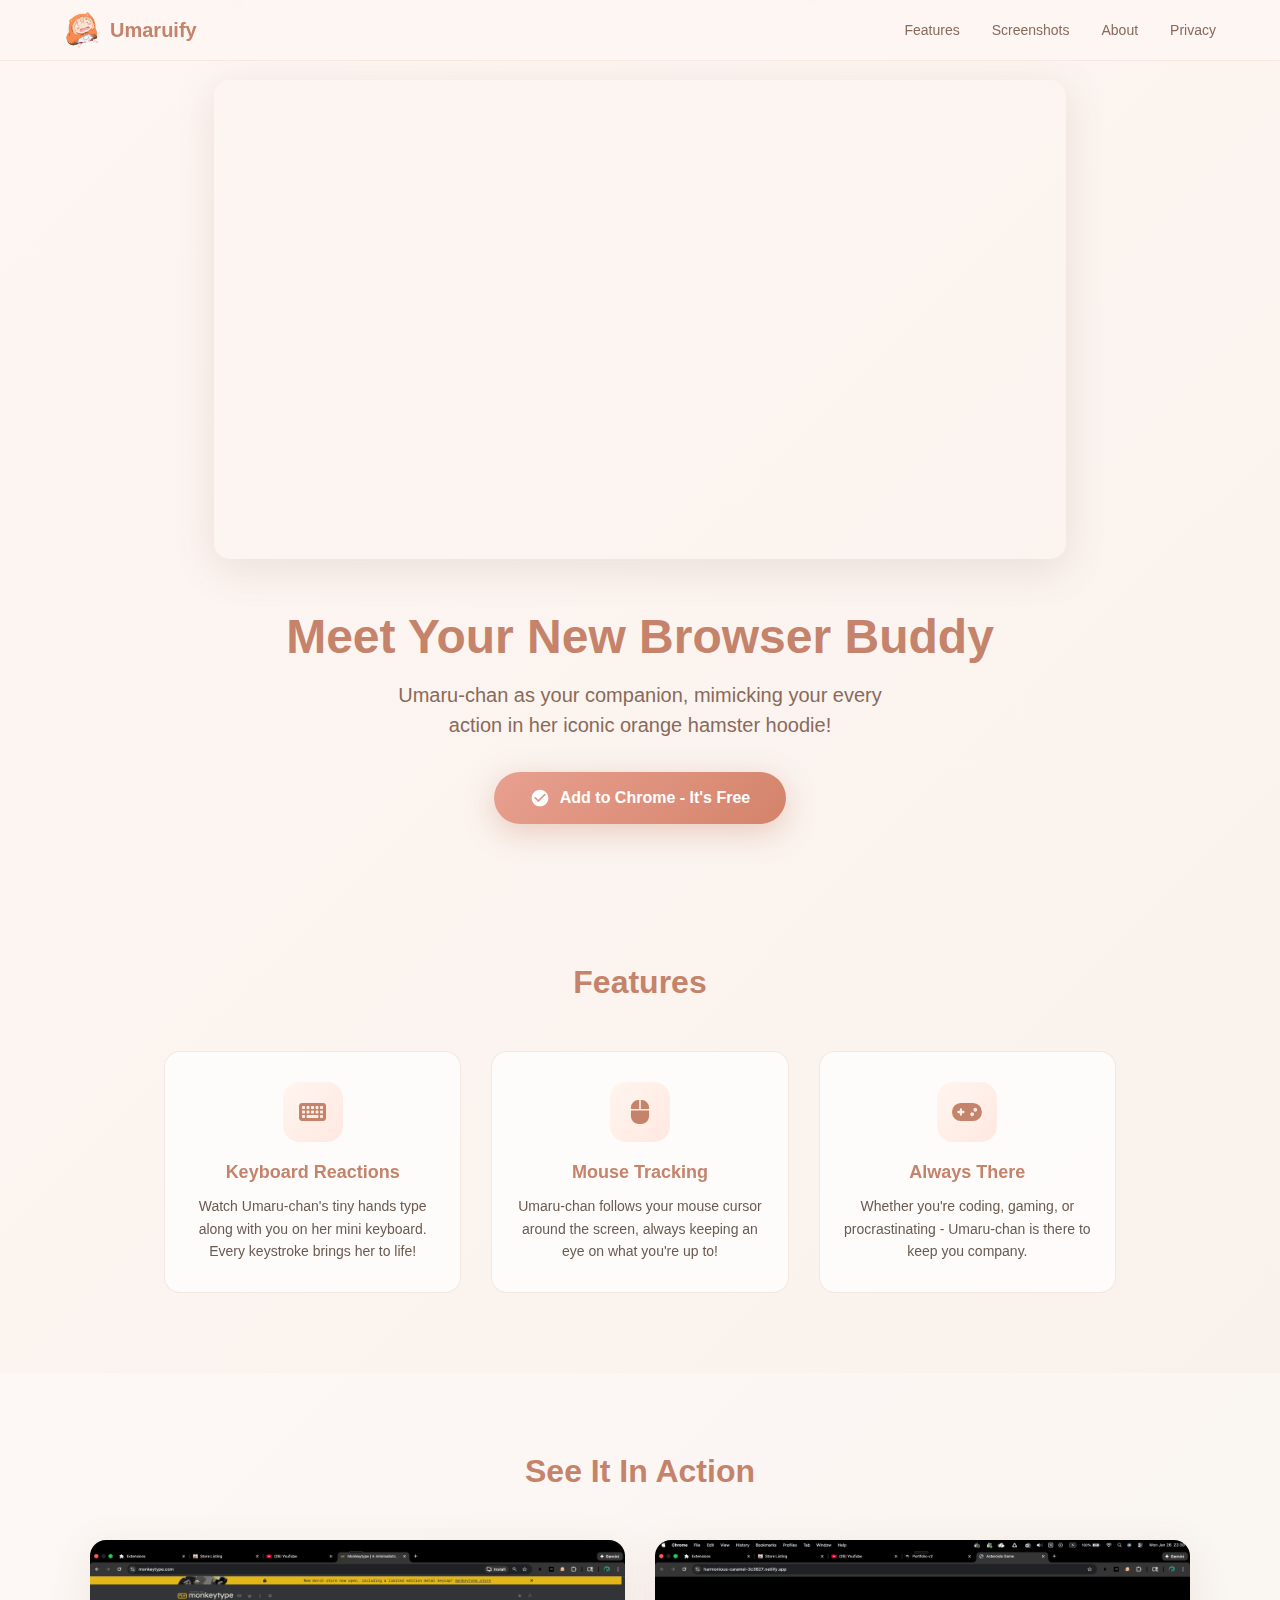
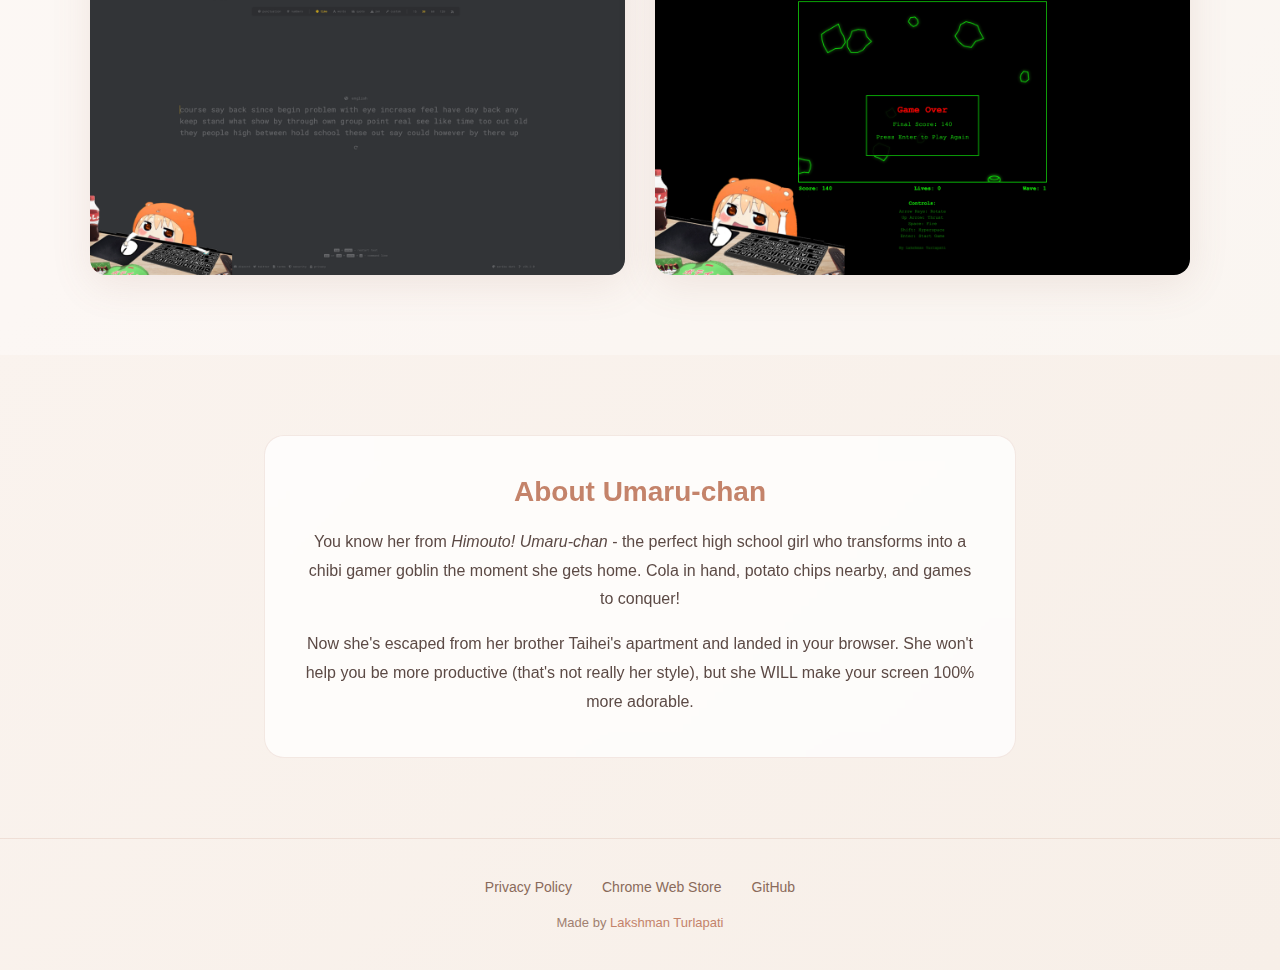
<file: Extras/index.html>
<!DOCTYPE html>
<html lang="en">
<head>
  <meta charset="UTF-8">
  <meta name="viewport" content="width=device-width, initial-scale=1.0">
  <title>Umaruify - Your Adorable Browser Companion</title>
  <meta name="description" content="Umaru-chan as your companion, mimicking your every action. A fun Chrome extension featuring everyone's favorite chibi gamer.">
  <link rel="icon" type="image/png" href="icon.png">
  <link rel="stylesheet" href="https://cdnjs.cloudflare.com/ajax/libs/font-awesome/6.5.1/css/all.min.css">
  <style>
    * {
      margin: 0;
      padding: 0;
      box-sizing: border-box;
    }

    html {
      scroll-behavior: smooth;
    }

    body {
      font-family: -apple-system, BlinkMacSystemFont, 'Segoe UI', Roboto, Oxygen, Ubuntu, Cantarell, sans-serif;
      background: linear-gradient(135deg, #fdf6f3 0%, #faf3ee 50%, #f7efe8 100%);
      min-height: 100vh;
      color: #5c4a5a;
      overflow-x: hidden;
      position: relative;
    }

    /* Petals */
    .petals-container {
      position: fixed;
      top: 0;
      left: 0;
      width: 100%;
      height: 100%;
      pointer-events: none;
      overflow: hidden;
      z-index: 50;
    }

    .petal {
      position: absolute;
      width: 12px;
      height: 12px;
      background: radial-gradient(ellipse at center, #ffd4cc 0%, #ffb8ad 50%, #ffa399 100%);
      border-radius: 50% 0 50% 50%;
      opacity: 0.45;
      transform-origin: center center;
    }

    .petal:nth-child(1) { left: 3%; animation: fall-sway-left 14s linear infinite; animation-delay: 0s; }
    .petal:nth-child(2) { left: 10%; animation: fall-sway-right 18s linear infinite; animation-delay: 2s; width: 8px; height: 8px; }
    .petal:nth-child(3) { left: 18%; animation: fall-sway-left 12s linear infinite; animation-delay: 5s; width: 14px; height: 14px; }
    .petal:nth-child(4) { left: 25%; animation: fall-sway-right 16s linear infinite; animation-delay: 1s; width: 10px; height: 10px; }
    .petal:nth-child(5) { left: 33%; animation: fall-sway-left 15s linear infinite; animation-delay: 3s; }
    .petal:nth-child(6) { left: 40%; animation: fall-sway-right 20s linear infinite; animation-delay: 7s; width: 9px; height: 9px; }
    .petal:nth-child(7) { left: 48%; animation: fall-sway-left 13s linear infinite; animation-delay: 4s; width: 11px; height: 11px; }
    .petal:nth-child(8) { left: 55%; animation: fall-sway-right 17s linear infinite; animation-delay: 6s; }
    .petal:nth-child(9) { left: 63%; animation: fall-sway-left 14s linear infinite; animation-delay: 2.5s; width: 13px; height: 13px; }
    .petal:nth-child(10) { left: 70%; animation: fall-sway-right 19s linear infinite; animation-delay: 8s; width: 8px; height: 8px; }
    .petal:nth-child(11) { left: 78%; animation: fall-sway-left 16s linear infinite; animation-delay: 1.5s; }
    .petal:nth-child(12) { left: 85%; animation: fall-sway-right 15s linear infinite; animation-delay: 4.5s; width: 10px; height: 10px; }
    .petal:nth-child(13) { left: 92%; animation: fall-sway-left 18s linear infinite; animation-delay: 3.5s; width: 12px; height: 12px; }
    .petal:nth-child(14) { left: 97%; animation: fall-sway-right 14s linear infinite; animation-delay: 9s; width: 9px; height: 9px; }

    @keyframes fall-sway-left {
      0% { top: -20px; transform: rotate(0deg) translateX(0px); opacity: 0; }
      10% { opacity: 0.45; }
      25% { transform: rotate(90deg) translateX(-30px); }
      50% { transform: rotate(180deg) translateX(20px); }
      75% { transform: rotate(270deg) translateX(-35px); }
      90% { opacity: 0.45; }
      100% { top: 100vh; transform: rotate(360deg) translateX(15px); opacity: 0; }
    }

    @keyframes fall-sway-right {
      0% { top: -20px; transform: rotate(0deg) translateX(0px); opacity: 0; }
      10% { opacity: 0.45; }
      25% { transform: rotate(-90deg) translateX(30px); }
      50% { transform: rotate(-180deg) translateX(-20px); }
      75% { transform: rotate(-270deg) translateX(35px); }
      90% { opacity: 0.45; }
      100% { top: 100vh; transform: rotate(-360deg) translateX(-15px); opacity: 0; }
    }

    /* Navigation */
    nav {
      position: fixed;
      top: 0;
      left: 0;
      right: 0;
      z-index: 100;
      background: rgba(253, 246, 243, 0.9);
      backdrop-filter: blur(10px);
      border-bottom: 1px solid rgba(200, 150, 130, 0.15);
      padding: 12px 0;
    }

    .nav-container {
      max-width: 1200px;
      margin: 0 auto;
      padding: 0 24px;
      display: flex;
      justify-content: space-between;
      align-items: center;
    }

    .nav-logo {
      display: flex;
      align-items: center;
      gap: 10px;
      text-decoration: none;
      color: #c4836a;
      font-weight: 700;
      font-size: 20px;
    }

    .nav-logo img {
      width: 36px;
      height: 36px;
      border-radius: 8px;
    }

    .nav-links {
      display: flex;
      gap: 32px;
      list-style: none;
    }

    .nav-links a {
      text-decoration: none;
      color: #8a6a5a;
      font-size: 14px;
      font-weight: 500;
      transition: color 0.2s;
    }

    .nav-links a:hover {
      color: #c4836a;
    }

    /* Main content */
    main {
      position: relative;
      z-index: 1;
      padding-top: 60px;
    }

    /* Hero Section */
    .hero {
      text-align: center;
    }

    .hero-banner {
      width: 100%;
      position: relative;
      padding: 20px 24px 0;
      max-width: 900px;
      margin: 0 auto;
    }

    .hero-banner .video-wrapper {
      position: relative;
      padding-bottom: 56.25%;
      height: 0;
      overflow: hidden;
      border-radius: 16px;
      box-shadow: 0 10px 40px rgba(150, 100, 80, 0.15);
    }

    .hero-banner .video-wrapper iframe {
      position: absolute;
      top: 0;
      left: 0;
      width: 100%;
      height: 100%;
      border: none;
      border-radius: 16px;
    }

    .hero-content {
      padding: 50px 24px 60px;
    }

    .hero h1 {
      font-size: 48px;
      color: #c4836a;
      margin-bottom: 16px;
    }

    .hero .tagline {
      font-size: 20px;
      color: #8a6a5a;
      margin-bottom: 32px;
      max-width: 520px;
      margin-left: auto;
      margin-right: auto;
      line-height: 1.5;
    }

    .cta-button {
      display: inline-flex;
      align-items: center;
      gap: 10px;
      background: linear-gradient(135deg, #e8a090 0%, #d4836a 100%);
      color: white;
      text-decoration: none;
      padding: 16px 36px;
      border-radius: 50px;
      font-size: 16px;
      font-weight: 600;
      box-shadow: 0 8px 30px rgba(200, 130, 100, 0.35);
      transition: transform 0.2s, box-shadow 0.2s;
    }

    .cta-button:hover {
      transform: translateY(-2px);
      box-shadow: 0 12px 40px rgba(200, 130, 100, 0.45);
    }

    .cta-button svg {
      width: 20px;
      height: 20px;
    }

    /* Features Section */
    .features {
      padding: 80px 24px;
      max-width: 1000px;
      margin: 0 auto;
    }

    .section-title {
      text-align: center;
      font-size: 32px;
      color: #c4836a;
      margin-bottom: 50px;
    }

    .features-grid {
      display: grid;
      grid-template-columns: repeat(3, 1fr);
      gap: 30px;
    }

    .feature-card {
      background: rgba(255, 255, 255, 0.7);
      backdrop-filter: blur(10px);
      border-radius: 16px;
      padding: 30px 24px;
      text-align: center;
      border: 1px solid rgba(200, 150, 130, 0.2);
      transition: transform 0.2s, box-shadow 0.2s;
    }

    .feature-card:hover {
      transform: translateY(-5px);
      box-shadow: 0 15px 40px rgba(200, 130, 100, 0.12);
    }

    .feature-icon {
      width: 60px;
      height: 60px;
      background: linear-gradient(135deg, #fff5f0 0%, #ffe8e0 100%);
      border-radius: 16px;
      display: flex;
      align-items: center;
      justify-content: center;
      margin: 0 auto 20px;
      font-size: 24px;
      color: #c4836a;
    }

    .feature-card h3 {
      color: #c4836a;
      font-size: 18px;
      margin-bottom: 12px;
    }

    .feature-card p {
      color: #6b5a50;
      font-size: 14px;
      line-height: 1.6;
    }

    /* Screenshots Section */
    .screenshots {
      padding: 80px 24px;
      background: rgba(255, 255, 255, 0.35);
    }

    .screenshots-container {
      max-width: 1100px;
      margin: 0 auto;
    }

    .screenshots-grid {
      display: grid;
      grid-template-columns: repeat(2, 1fr);
      gap: 30px;
    }

    .screenshot-card {
      border-radius: 16px;
      overflow: hidden;
      box-shadow: 0 10px 40px rgba(150, 100, 80, 0.12);
      transition: transform 0.3s, box-shadow 0.3s;
    }

    .screenshot-card:hover {
      transform: scale(1.02);
      box-shadow: 0 20px 50px rgba(150, 100, 80, 0.18);
    }

    .screenshot-card img {
      width: 100%;
      height: auto;
      display: block;
    }

    /* About Section */
    .about {
      padding: 80px 24px;
      max-width: 800px;
      margin: 0 auto;
      text-align: center;
    }

    .about-card {
      background: rgba(255, 255, 255, 0.75);
      backdrop-filter: blur(10px);
      border-radius: 20px;
      padding: 40px;
      border: 1px solid rgba(200, 150, 130, 0.2);
    }

    .about h2 {
      color: #c4836a;
      font-size: 28px;
      margin-bottom: 20px;
    }

    .about p {
      color: #5c4a45;
      font-size: 16px;
      line-height: 1.8;
      margin-bottom: 16px;
    }

    .about p:last-of-type {
      margin-bottom: 0;
    }

    /* Footer */
    footer {
      padding: 40px 24px;
      text-align: center;
      border-top: 1px solid rgba(200, 150, 130, 0.2);
    }

    .footer-links {
      display: flex;
      justify-content: center;
      gap: 30px;
      margin-bottom: 20px;
    }

    .footer-links a {
      color: #8a6a5a;
      text-decoration: none;
      font-size: 14px;
      transition: color 0.2s;
    }

    .footer-links a:hover {
      color: #c4836a;
    }

    .footer-credit {
      color: #a08070;
      font-size: 13px;
    }

    /* Responsive */
    @media (max-width: 900px) {
      .features-grid {
        grid-template-columns: repeat(2, 1fr);
      }

      .hero h1 {
        font-size: 36px;
      }

      .hero .tagline {
        font-size: 18px;
      }
    }

    @media (max-width: 768px) {
      .nav-links {
        display: none;
      }

      .hero-content {
        padding: 40px 20px 50px;
      }

      .hero h1 {
        font-size: 30px;
      }

      .hero .tagline {
        font-size: 16px;
      }

      .cta-button {
        padding: 14px 28px;
        font-size: 15px;
      }

      .section-title {
        font-size: 26px;
        margin-bottom: 35px;
      }

      .features {
        padding: 50px 20px;
      }

      .features-grid {
        grid-template-columns: 1fr;
        gap: 20px;
      }

      .screenshots {
        padding: 50px 20px;
      }

      .screenshots-grid {
        grid-template-columns: 1fr;
        gap: 20px;
      }

      .about {
        padding: 50px 20px;
      }

      .about-card {
        padding: 30px 24px;
      }

      .about h2 {
        font-size: 24px;
      }

      .about p {
        font-size: 15px;
      }

      .footer-links {
        flex-direction: column;
        gap: 16px;
      }

      .petal {
        opacity: 0.3;
      }
    }

    @media (max-width: 480px) {
      .nav-container {
        padding: 0 16px;
      }

      .nav-logo {
        font-size: 18px;
      }

      .nav-logo img {
        width: 30px;
        height: 30px;
      }

      .hero h1 {
        font-size: 26px;
      }

      .hero .tagline {
        font-size: 15px;
      }

      .feature-card {
        padding: 24px 20px;
      }

      .feature-icon {
        width: 50px;
        height: 50px;
        font-size: 24px;
      }

      .feature-card h3 {
        font-size: 16px;
      }
    }
  </style>
</head>
<body>
  <!-- Floating petals -->
  <div class="petals-container">
    <div class="petal"></div>
    <div class="petal"></div>
    <div class="petal"></div>
    <div class="petal"></div>
    <div class="petal"></div>
    <div class="petal"></div>
    <div class="petal"></div>
    <div class="petal"></div>
    <div class="petal"></div>
    <div class="petal"></div>
    <div class="petal"></div>
    <div class="petal"></div>
    <div class="petal"></div>
    <div class="petal"></div>
  </div>

  <!-- Navigation -->
  <nav>
    <div class="nav-container">
      <a href="#" class="nav-logo">
        <img src="icon.png" alt="Umaruify">
        <span>Umaruify</span>
      </a>
      <ul class="nav-links">
        <li><a href="#features">Features</a></li>
        <li><a href="#screenshots">Screenshots</a></li>
        <li><a href="#about">About</a></li>
        <li><a href="privacy-policy.html">Privacy</a></li>
      </ul>
    </div>
  </nav>

  <main>
    <!-- Hero Section -->
    <section class="hero">
      <div class="hero-banner">
        <div class="video-wrapper">
          <iframe
            src="https://www.youtube.com/embed/WtwWP2oQzw0?autoplay=1&mute=1"
            title="Umaruify Demo"
            allow="accelerometer; autoplay; clipboard-write; encrypted-media; gyroscope; picture-in-picture; web-share"
            allowfullscreen>
          </iframe>
        </div>
      </div>
      <div class="hero-content">
        <h1>Meet Your New Browser Buddy</h1>
        <p class="tagline">Umaru-chan as your companion, mimicking your every action in her iconic orange hamster hoodie!</p>
        <a href="https://chromewebstore.google.com/detail/umaruify/jicgakgfdpkafkpbgfialgembkmhapfo" class="cta-button">
          <svg viewBox="0 0 24 24" fill="currentColor">
            <path d="M12 2C6.48 2 2 6.48 2 12s4.48 10 10 10 10-4.48 10-10S17.52 2 12 2zm-2 15l-5-5 1.41-1.41L10 14.17l7.59-7.59L19 8l-9 9z"/>
          </svg>
          Add to Chrome - It's Free
        </a>
      </div>
    </section>

    <!-- Features Section -->
    <section class="features" id="features">
      <h2 class="section-title">Features</h2>
      <div class="features-grid">
        <div class="feature-card">
          <div class="feature-icon"><i class="fa-solid fa-keyboard"></i></div>
          <h3>Keyboard Reactions</h3>
          <p>Watch Umaru-chan's tiny hands type along with you on her mini keyboard. Every keystroke brings her to life!</p>
        </div>
        <div class="feature-card">
          <div class="feature-icon"><i class="fa-solid fa-computer-mouse"></i></div>
          <h3>Mouse Tracking</h3>
          <p>Umaru-chan follows your mouse cursor around the screen, always keeping an eye on what you're up to!</p>
        </div>
        <div class="feature-card">
          <div class="feature-icon"><i class="fa-solid fa-gamepad"></i></div>
          <h3>Always There</h3>
          <p>Whether you're coding, gaming, or procrastinating - Umaru-chan is there to keep you company.</p>
        </div>
      </div>
    </section>

    <!-- Screenshots Section -->
    <section class="screenshots" id="screenshots">
      <div class="screenshots-container">
        <h2 class="section-title">See It In Action</h2>
        <div class="screenshots-grid">
          <div class="screenshot-card">
            <img src="Screenshot 2026-01-26 at 22.29.09.png" alt="Umaruify on MonkeyType">
          </div>
          <div class="screenshot-card">
            <img src="Screenshot 2026-01-26 at 22.30.28.png" alt="Umaruify on Games">
          </div>
        </div>
      </div>
    </section>

    <!-- About Section -->
    <section class="about" id="about">
      <div class="about-card">
        <h2>About Umaru-chan</h2>
        <p>You know her from <em>Himouto! Umaru-chan</em> - the perfect high school girl who transforms into a chibi gamer goblin the moment she gets home. Cola in hand, potato chips nearby, and games to conquer!</p>
        <p>Now she's escaped from her brother Taihei's apartment and landed in your browser. She won't help you be more productive (that's not really her style), but she WILL make your screen 100% more adorable.</p>
      </div>
    </section>
  </main>

  <!-- Footer -->
  <footer>
    <div class="footer-links">
      <a href="privacy-policy.html">Privacy Policy</a>
      <a href="https://chromewebstore.google.com/detail/umaruify/jicgakgfdpkafkpbgfialgembkmhapfo">Chrome Web Store</a>
      <a href="https://github.com/LakshmanTurlapati/Umaruify">GitHub</a>
    </div>
    <p class="footer-credit">Made by <a href="https://www.parzival.live" style="color: #c4836a; text-decoration: none;">Lakshman Turlapati</a></p>
  </footer>
</body>
</html>
</file>
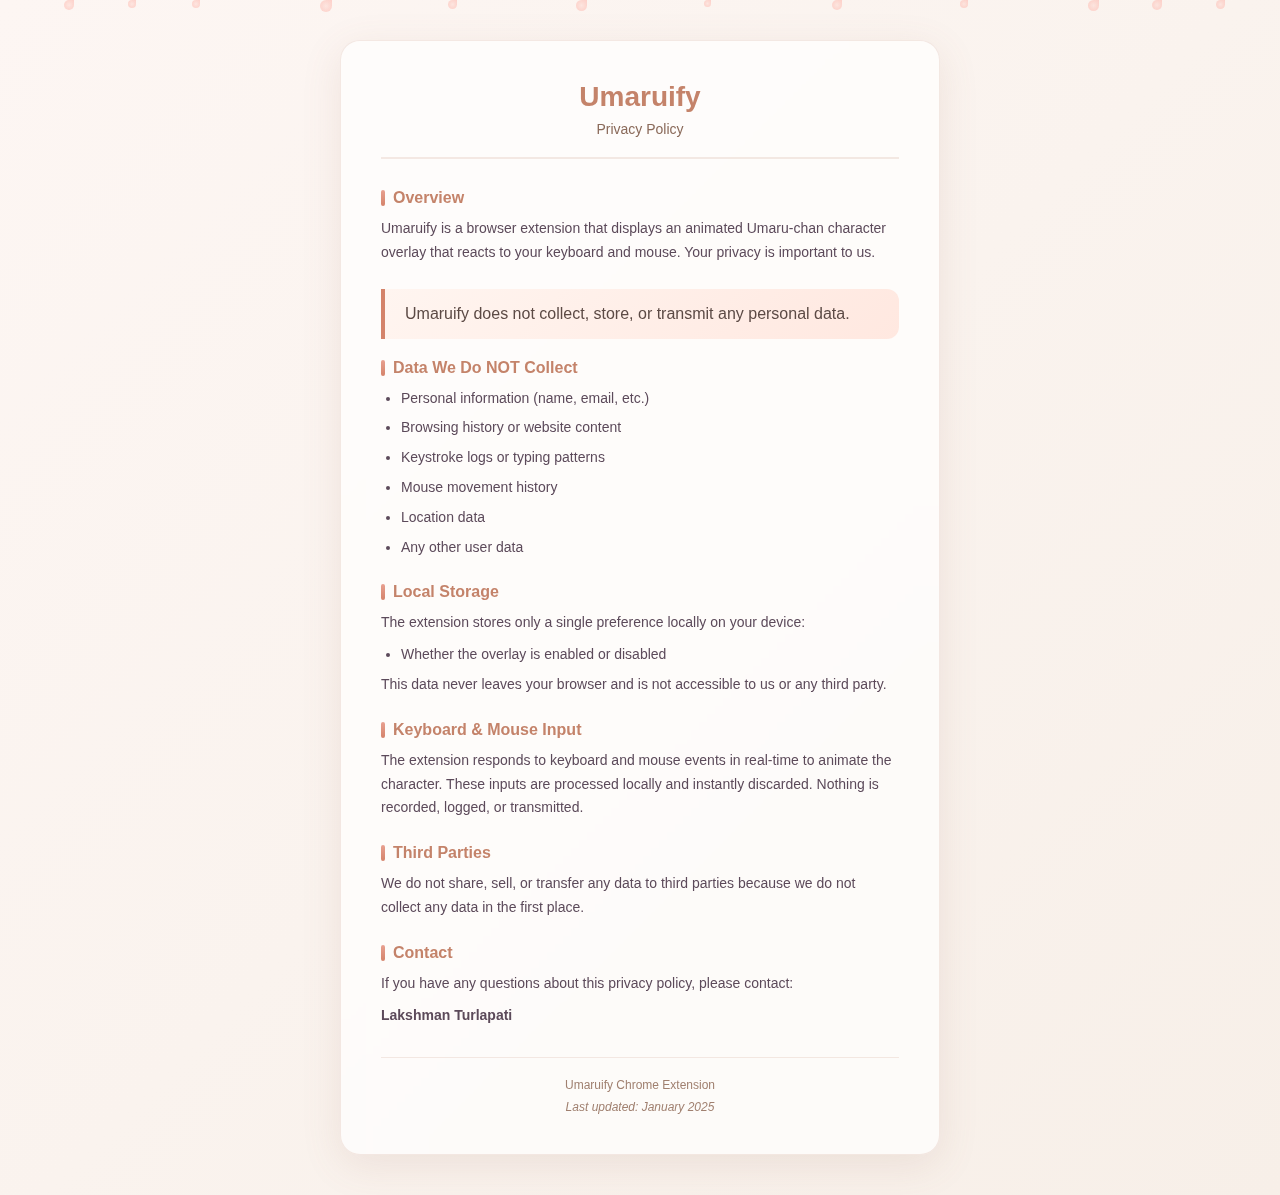
<file: Extras/privacy-policy.html>
<!DOCTYPE html>
<html lang="en">
<head>
  <meta charset="UTF-8">
  <meta name="viewport" content="width=device-width, initial-scale=1.0">
  <title>Umaruify - Privacy Policy</title>
  <style>
    * {
      margin: 0;
      padding: 0;
      box-sizing: border-box;
    }

    body {
      font-family: -apple-system, BlinkMacSystemFont, 'Segoe UI', Roboto, Oxygen, Ubuntu, Cantarell, sans-serif;
      background: linear-gradient(135deg, #fdf6f3 0%, #faf3ee 50%, #f7efe8 100%);
      min-height: 100vh;
      display: flex;
      justify-content: center;
      align-items: center;
      padding: 40px 20px;
      overflow-x: hidden;
      position: relative;
    }

    /* Petals container */
    .petals-container {
      position: fixed;
      top: 0;
      left: 0;
      width: 100%;
      height: 100%;
      pointer-events: none;
      overflow: hidden;
      z-index: 50;
    }

    /* Individual petal */
    .petal {
      position: absolute;
      width: 12px;
      height: 12px;
      background: radial-gradient(ellipse at center, #ffd4cc 0%, #ffb8ad 50%, #ffa399 100%);
      border-radius: 50% 0 50% 50%;
      opacity: 0.45;
      transform-origin: center center;
    }

    .petal:nth-child(1) { left: 5%; animation: fall-sway-left 12s linear infinite; animation-delay: 0s; width: 10px; height: 10px; }
    .petal:nth-child(2) { left: 15%; animation: fall-sway-right 15s linear infinite; animation-delay: 2s; width: 8px; height: 8px; }
    .petal:nth-child(3) { left: 25%; animation: fall-sway-left 11s linear infinite; animation-delay: 4s; width: 12px; height: 12px; }
    .petal:nth-child(4) { left: 35%; animation: fall-sway-right 14s linear infinite; animation-delay: 1s; width: 9px; height: 9px; }
    .petal:nth-child(5) { left: 45%; animation: fall-sway-left 13s linear infinite; animation-delay: 3s; width: 11px; height: 11px; }
    .petal:nth-child(6) { left: 55%; animation: fall-sway-right 16s linear infinite; animation-delay: 5s; width: 7px; height: 7px; }
    .petal:nth-child(7) { left: 65%; animation: fall-sway-left 14s linear infinite; animation-delay: 6s; width: 10px; height: 10px; }
    .petal:nth-child(8) { left: 75%; animation: fall-sway-right 12s linear infinite; animation-delay: 2.5s; width: 8px; height: 8px; }
    .petal:nth-child(9) { left: 85%; animation: fall-sway-left 15s linear infinite; animation-delay: 1.5s; width: 11px; height: 11px; }
    .petal:nth-child(10) { left: 95%; animation: fall-sway-right 13s linear infinite; animation-delay: 4.5s; width: 9px; height: 9px; }
    .petal:nth-child(11) { left: 10%; animation: fall-sway-right 11s linear infinite; animation-delay: 7s; width: 8px; height: 8px; }
    .petal:nth-child(12) { left: 90%; animation: fall-sway-left 14s linear infinite; animation-delay: 3.5s; width: 10px; height: 10px; }

    @keyframes fall-sway-left {
      0% {
        top: -20px;
        transform: rotate(0deg) translateX(0px);
        opacity: 0;
      }
      10% {
        opacity: 0.6;
      }
      25% {
        transform: rotate(90deg) translateX(-20px);
      }
      50% {
        transform: rotate(180deg) translateX(15px);
      }
      75% {
        transform: rotate(270deg) translateX(-25px);
      }
      90% {
        opacity: 0.6;
      }
      100% {
        top: 100%;
        transform: rotate(360deg) translateX(10px);
        opacity: 0;
      }
    }

    @keyframes fall-sway-right {
      0% {
        top: -20px;
        transform: rotate(0deg) translateX(0px);
        opacity: 0;
      }
      10% {
        opacity: 0.6;
      }
      25% {
        transform: rotate(-90deg) translateX(20px);
      }
      50% {
        transform: rotate(-180deg) translateX(-15px);
      }
      75% {
        transform: rotate(-270deg) translateX(25px);
      }
      90% {
        opacity: 0.6;
      }
      100% {
        top: 100%;
        transform: rotate(-360deg) translateX(-10px);
        opacity: 0;
      }
    }

    .policy-card {
      background: rgba(255, 255, 255, 0.7);
      border-radius: 20px;
      box-shadow: 0 10px 40px rgba(150, 100, 80, 0.12);
      max-width: 600px;
      width: 100%;
      padding: 40px;
      border: 1px solid rgba(200, 150, 130, 0.2);
      position: relative;
      z-index: 1;
      backdrop-filter: blur(10px);
    }

    .header {
      text-align: center;
      margin-bottom: 30px;
      padding-bottom: 20px;
      border-bottom: 2px solid rgba(200, 150, 130, 0.2);
    }

    .header h1 {
      color: #c4836a;
      font-size: 28px;
      margin-bottom: 8px;
    }

    .header .subtitle {
      color: #8a6a5a;
      font-size: 14px;
    }

    .section {
      margin-bottom: 24px;
    }

    .section h2 {
      color: #c4836a;
      font-size: 16px;
      margin-bottom: 10px;
      display: flex;
      align-items: center;
      gap: 8px;
    }

    .section h2::before {
      content: '';
      width: 4px;
      height: 16px;
      background: linear-gradient(to bottom, #e8a090, #d4836a);
      border-radius: 2px;
      flex-shrink: 0;
    }

    .section p, .section li {
      color: #5c4a5a;
      font-size: 14px;
      line-height: 1.7;
    }

    .section ul {
      margin-left: 20px;
      margin-top: 8px;
    }

    .section li {
      margin-bottom: 6px;
    }

    .highlight-box {
      background: linear-gradient(135deg, #fff5f0 0%, #ffe8e0 100%);
      border-left: 4px solid #d4836a;
      padding: 16px 20px;
      border-radius: 0 12px 12px 0;
      margin: 20px 0;
    }

    .highlight-box p {
      color: #5c4a45;
      font-weight: 500;
    }

    .footer {
      text-align: center;
      margin-top: 30px;
      padding-top: 20px;
      border-top: 1px solid rgba(200, 150, 130, 0.2);
    }

    .footer p {
      color: #a08070;
      font-size: 12px;
    }

    .footer .date {
      margin-top: 8px;
      font-style: italic;
    }

    /* Tablet */
    @media (max-width: 768px) {
      body {
        padding: 30px 16px;
      }

      .policy-card {
        padding: 30px 24px;
        border-radius: 16px;
      }

      .header h1 {
        font-size: 24px;
      }

      .section h2 {
        font-size: 15px;
      }

      .section p, .section li {
        font-size: 13px;
      }
    }

    /* Mobile */
    @media (max-width: 480px) {
      body {
        padding: 20px 12px;
        align-items: flex-start;
      }

      .policy-card {
        padding: 24px 18px;
        border-radius: 14px;
      }

      .header {
        margin-bottom: 24px;
        padding-bottom: 16px;
      }

      .header h1 {
        font-size: 22px;
      }

      .header .subtitle {
        font-size: 13px;
      }

      .section {
        margin-bottom: 20px;
      }

      .section h2 {
        font-size: 14px;
        gap: 6px;
      }

      .section h2::before {
        width: 3px;
        height: 14px;
      }

      .section p, .section li {
        font-size: 13px;
        line-height: 1.6;
      }

      .section ul {
        margin-left: 16px;
      }

      .highlight-box {
        padding: 14px 16px;
        margin: 16px 0;
      }

      .footer {
        margin-top: 24px;
        padding-top: 16px;
      }

      .footer p {
        font-size: 11px;
      }

      /* Smaller petals on mobile */
      .petal {
        opacity: 0.4;
      }
    }
  </style>
</head>
<body>
  <!-- Floating rose petals -->
  <div class="petals-container">
    <div class="petal"></div>
    <div class="petal"></div>
    <div class="petal"></div>
    <div class="petal"></div>
    <div class="petal"></div>
    <div class="petal"></div>
    <div class="petal"></div>
    <div class="petal"></div>
    <div class="petal"></div>
    <div class="petal"></div>
    <div class="petal"></div>
    <div class="petal"></div>
  </div>

  <div class="policy-card">
    <div class="header">
      <h1>Umaruify</h1>
      <p class="subtitle">Privacy Policy</p>
    </div>

    <div class="section">
      <h2>Overview</h2>
      <p>Umaruify is a browser extension that displays an animated Umaru-chan character overlay that reacts to your keyboard and mouse. Your privacy is important to us.</p>
    </div>

    <div class="highlight-box">
      <p>Umaruify does not collect, store, or transmit any personal data.</p>
    </div>

    <div class="section">
      <h2>Data We Do NOT Collect</h2>
      <ul>
        <li>Personal information (name, email, etc.)</li>
        <li>Browsing history or website content</li>
        <li>Keystroke logs or typing patterns</li>
        <li>Mouse movement history</li>
        <li>Location data</li>
        <li>Any other user data</li>
      </ul>
    </div>

    <div class="section">
      <h2>Local Storage</h2>
      <p>The extension stores only a single preference locally on your device:</p>
      <ul>
        <li>Whether the overlay is enabled or disabled</li>
      </ul>
      <p>This data never leaves your browser and is not accessible to us or any third party.</p>
    </div>

    <div class="section">
      <h2>Keyboard & Mouse Input</h2>
      <p>The extension responds to keyboard and mouse events in real-time to animate the character. These inputs are processed locally and instantly discarded. Nothing is recorded, logged, or transmitted.</p>
    </div>

    <div class="section">
      <h2>Third Parties</h2>
      <p>We do not share, sell, or transfer any data to third parties because we do not collect any data in the first place.</p>
    </div>

    <div class="section">
      <h2>Contact</h2>
      <p>If you have any questions about this privacy policy, please contact:</p>
      <p style="margin-top: 8px;"><strong>Lakshman Turlapati</strong></p>
    </div>

    <div class="footer">
      <p>Umaruify Chrome Extension</p>
      <p class="date">Last updated: January 2025</p>
    </div>
  </div>
</body>
</html>
</file>
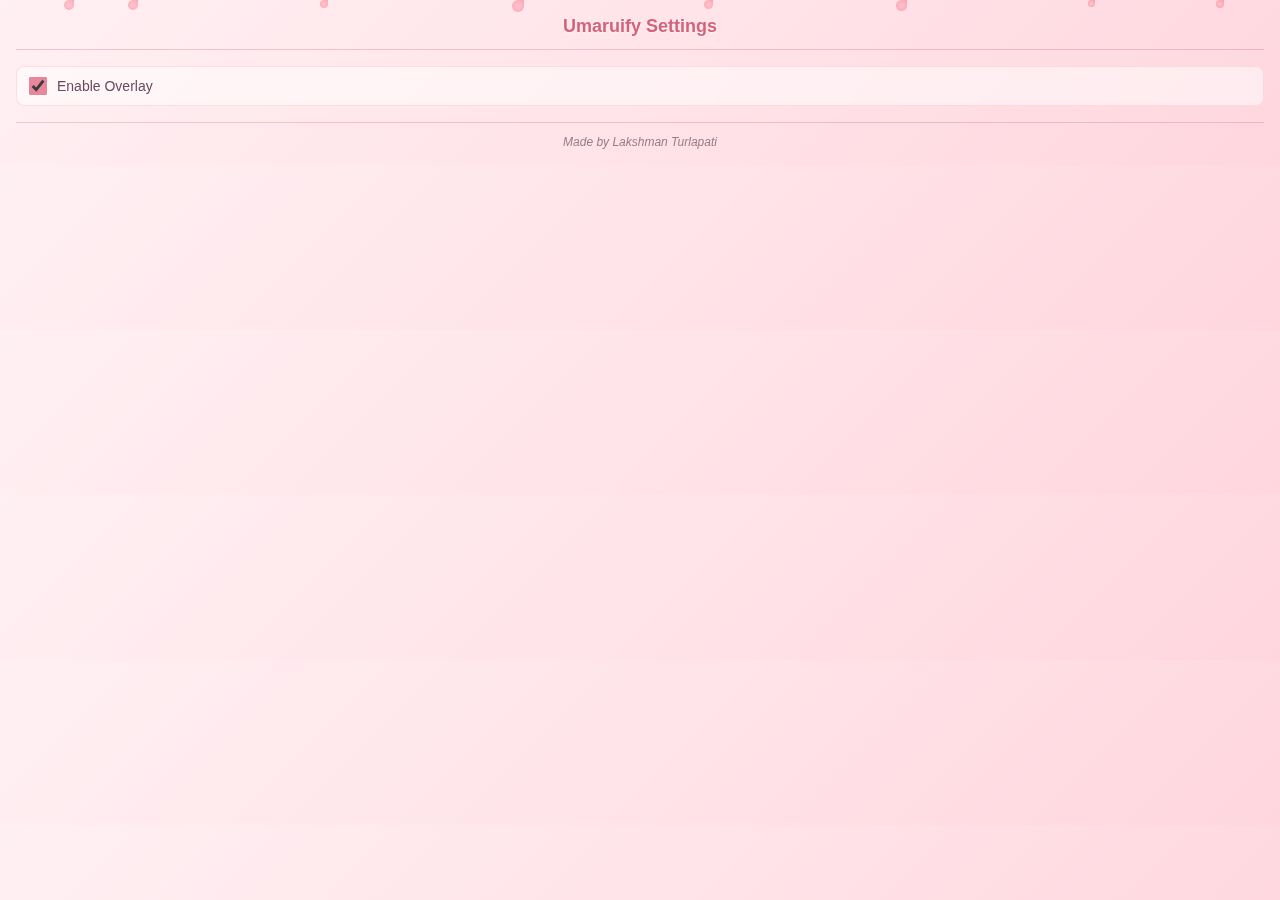
<file: umaruify-extension/popup/popup.html>
<!DOCTYPE html>
<html>
<head>
  <meta charset="UTF-8">
  <link rel="stylesheet" href="popup.css">
</head>
<body>
  <!-- Floating rose petals background -->
  <div class="petals-container">
    <div class="petal"></div>
    <div class="petal"></div>
    <div class="petal"></div>
    <div class="petal"></div>
    <div class="petal"></div>
    <div class="petal"></div>
    <div class="petal"></div>
    <div class="petal"></div>
  </div>

  <div class="popup-container">
    <h2>Umaruify Settings</h2>

    <div class="setting">
      <label>
        <input type="checkbox" id="enabled" checked>
        <span>Enable Overlay</span>
      </label>
    </div>

    <div class="info">
      <p>Made by Lakshman Turlapati</p>
    </div>
  </div>
  <script src="popup.js"></script>
</body>
</html>
</file>
<file: umaruify-extension/popup/popup.css>
* {
  margin: 0;
  padding: 0;
  box-sizing: border-box;
}

body {
  font-family: -apple-system, BlinkMacSystemFont, 'Segoe UI', Roboto, Oxygen, Ubuntu, Cantarell, sans-serif;
  min-width: 280px;
  background: linear-gradient(135deg, #fff0f3 0%, #ffe4e9 50%, #ffd6de 100%);
  color: #5c4a5a;
  position: relative;
  overflow: hidden;
}

/* Rose petals container */
.petals-container {
  position: fixed;
  top: 0;
  left: 0;
  width: 100%;
  height: 100%;
  pointer-events: none;
  overflow: hidden;
  z-index: 0;
}

/* Individual petal */
.petal {
  position: absolute;
  width: 12px;
  height: 12px;
  background: radial-gradient(ellipse at center, #ffb6c1 0%, #ff91a4 50%, #ff7089 100%);
  border-radius: 50% 0 50% 50%;
  opacity: 0.6;
  animation: fall linear infinite;
  transform-origin: center center;
}

.petal:nth-child(1) { left: 10%; animation-duration: 12s; animation-delay: 0s; width: 10px; height: 10px; }
.petal:nth-child(2) { left: 25%; animation-duration: 15s; animation-delay: 2s; width: 8px; height: 8px; }
.petal:nth-child(3) { left: 40%; animation-duration: 11s; animation-delay: 4s; width: 12px; height: 12px; }
.petal:nth-child(4) { left: 55%; animation-duration: 14s; animation-delay: 1s; width: 9px; height: 9px; }
.petal:nth-child(5) { left: 70%; animation-duration: 13s; animation-delay: 3s; width: 11px; height: 11px; }
.petal:nth-child(6) { left: 85%; animation-duration: 16s; animation-delay: 5s; width: 7px; height: 7px; }
.petal:nth-child(7) { left: 5%; animation-duration: 14s; animation-delay: 6s; width: 10px; height: 10px; }
.petal:nth-child(8) { left: 95%; animation-duration: 12s; animation-delay: 2.5s; width: 8px; height: 8px; }

/* Gentle sway animation for variety */
.petal:nth-child(odd) {
  animation-name: fall-sway-left;
}

.petal:nth-child(even) {
  animation-name: fall-sway-right;
}

@keyframes fall-sway-left {
  0% {
    top: -20px;
    transform: rotate(0deg) translateX(0px);
    opacity: 0;
  }
  10% {
    opacity: 0.6;
  }
  25% {
    transform: rotate(90deg) translateX(-20px);
  }
  50% {
    transform: rotate(180deg) translateX(15px);
  }
  75% {
    transform: rotate(270deg) translateX(-25px);
  }
  90% {
    opacity: 0.6;
  }
  100% {
    top: 100%;
    transform: rotate(360deg) translateX(10px);
    opacity: 0;
  }
}

@keyframes fall-sway-right {
  0% {
    top: -20px;
    transform: rotate(0deg) translateX(0px);
    opacity: 0;
  }
  10% {
    opacity: 0.6;
  }
  25% {
    transform: rotate(-90deg) translateX(20px);
  }
  50% {
    transform: rotate(-180deg) translateX(-15px);
  }
  75% {
    transform: rotate(-270deg) translateX(25px);
  }
  90% {
    opacity: 0.6;
  }
  100% {
    top: 100%;
    transform: rotate(-360deg) translateX(-10px);
    opacity: 0;
  }
}

.popup-container {
  padding: 16px;
  position: relative;
  z-index: 1;
}

h2 {
  font-size: 18px;
  font-weight: 600;
  margin-bottom: 16px;
  color: #d4627a;
  text-align: center;
  border-bottom: 1px solid rgba(212, 98, 122, 0.3);
  padding-bottom: 12px;
  text-shadow: 0 1px 2px rgba(255, 255, 255, 0.8);
}

.setting {
  margin-bottom: 14px;
  background: rgba(255, 255, 255, 0.5);
  padding: 10px 12px;
  border-radius: 8px;
  backdrop-filter: blur(4px);
  border: 1px solid rgba(255, 182, 193, 0.4);
}

.setting label {
  display: flex;
  align-items: center;
  cursor: pointer;
  font-size: 14px;
  color: #6b4a5e;
}

.setting input[type="checkbox"] {
  width: 18px;
  height: 18px;
  margin-right: 10px;
  cursor: pointer;
  accent-color: #e8879b;
}

.setting input[type="checkbox"] + span {
  user-select: none;
}

.range-container {
  display: flex;
  align-items: center;
  margin-top: 6px;
}

.setting input[type="range"] {
  flex: 1;
  height: 6px;
  -webkit-appearance: none;
  appearance: none;
  background: rgba(212, 98, 122, 0.2);
  border-radius: 3px;
  outline: none;
  cursor: pointer;
}

.setting input[type="range"]::-webkit-slider-thumb {
  -webkit-appearance: none;
  appearance: none;
  width: 16px;
  height: 16px;
  background: #e8879b;
  border-radius: 50%;
  cursor: pointer;
  box-shadow: 0 2px 4px rgba(0, 0, 0, 0.1);
}

.setting input[type="range"]::-moz-range-thumb {
  width: 16px;
  height: 16px;
  background: #e8879b;
  border-radius: 50%;
  cursor: pointer;
  border: none;
  box-shadow: 0 2px 4px rgba(0, 0, 0, 0.1);
}

#volume-value {
  margin-left: 10px;
  font-size: 12px;
  color: #9a7a8a;
  min-width: 35px;
}

.info {
  margin-top: 16px;
  padding-top: 12px;
  border-top: 1px solid rgba(212, 98, 122, 0.3);
  text-align: center;
}

.info p {
  font-size: 12px;
  color: #9a7a8a;
  font-style: italic;
}
</file>
